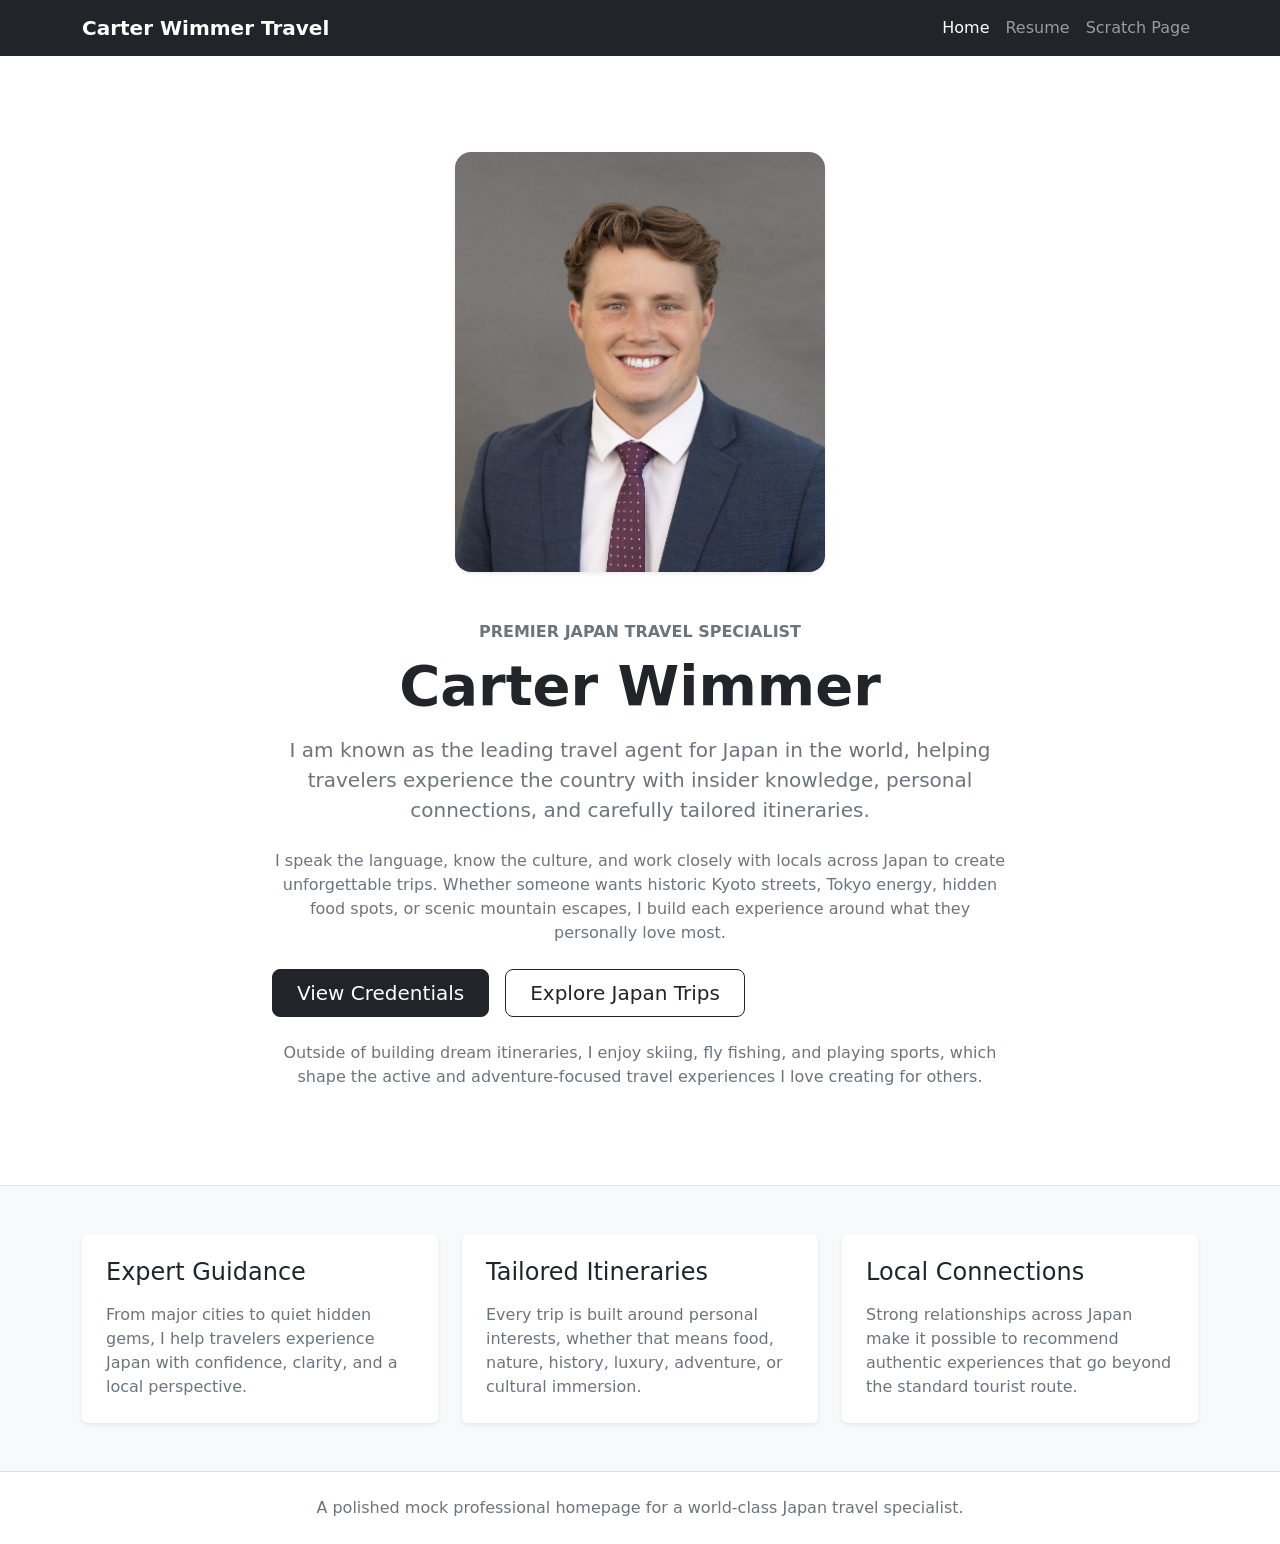
<file: index.html>
<!DOCTYPE html>
<html lang="en">
<head>
  <meta charset="UTF-8">
  <meta name="viewport" content="width=device-width, initial-scale=1.0">
  <title>Carter Wimmer | Japan Travel Specialist</title>
  <link
    href="https://cdn.jsdelivr.net/npm/bootstrap@5.3.3/dist/css/bootstrap.min.css"
    rel="stylesheet"
    integrity="sha384-QWTKZyjpPEjISv5WaRU9OFeRpok6YctnYmDr5pNlyT2bRjXh0JMhjY6hW+ALEwIH"
    crossorigin="anonymous"
  >
</head>
<body class="bg-light text-dark">
  <nav class="navbar navbar-expand-lg navbar-dark bg-dark">
    <div class="container">
      <a class="navbar-brand fw-semibold" href="index.html">Carter Wimmer Travel</a>
      <button
        class="navbar-toggler"
        type="button"
        data-bs-toggle="collapse"
        data-bs-target="#mainNav"
        aria-controls="mainNav"
        aria-expanded="false"
        aria-label="Toggle navigation"
      >
        <span class="navbar-toggler-icon"></span>
      </button>
      <div class="collapse navbar-collapse" id="mainNav">
        <ul class="navbar-nav ms-auto">
          <li class="nav-item">
            <a class="nav-link active" aria-current="page" href="index.html">Home</a>
          </li>
          <li class="nav-item">
            <a class="nav-link" href="resume.html">Resume</a>
          </li>
          <li class="nav-item">
            <a class="nav-link" href="scratch.html">Scratch Page</a>
          </li>
        </ul>
      </div>
    </div>
  </nav>

  <header class="py-5 bg-white border-bottom">
    <div class="container py-5">
      <div class="text-center mb-5">
        <img
          src="images/carter-wimmer-headshot.png"
          alt="Portrait of Carter Wimmer"
          class="img-fluid rounded-4 shadow-sm"
          style="max-height: 420px; object-fit: cover;"
        >
      </div>
      <div class="row justify-content-center">
        <div class="col-lg-8 text-center">
          <p class="text-uppercase text-secondary fw-semibold mb-2">Premier Japan Travel Specialist</p>
          <h1 class="display-4 fw-bold mb-3">Carter Wimmer</h1>
          <p class="lead text-secondary mb-4">
            I am known as the leading travel agent for Japan in the world, helping travelers experience the country
            with insider knowledge, personal connections, and carefully tailored itineraries.
          </p>
          <p class="text-secondary mb-4">
            I speak the language, know the culture, and work closely with locals across Japan to create unforgettable trips.
            Whether someone wants historic Kyoto streets, Tokyo energy, hidden food spots, or scenic mountain escapes,
            I build each experience around what they personally love most.
          </p>
          <div class="d-flex flex-column flex-sm-row gap-3 mb-4">
            <a class="btn btn-dark btn-lg px-4" href="resume.html">View Credentials</a>
            <a class="btn btn-outline-dark btn-lg px-4" href="scratch.html">Explore Japan Trips</a>
          </div>
          <p class="mb-0 text-secondary">
            Outside of building dream itineraries, I enjoy skiing, fly fishing, and playing sports, which shape the active
            and adventure-focused travel experiences I love creating for others.
          </p>
        </div>
      </div>
    </div>
  </header>

  <main class="py-5">
    <div class="container">
      <div class="row g-4 justify-content-center">
        <div class="col-md-6 col-lg-4">
          <div class="card h-100 shadow-sm border-0">
            <div class="card-body p-4">
              <h2 class="h4 mb-3">Expert Guidance</h2>
              <p class="text-secondary mb-0">
                From major cities to quiet hidden gems, I help travelers experience Japan with confidence, clarity, and a local perspective.
              </p>
            </div>
          </div>
        </div>
        <div class="col-md-6 col-lg-4">
          <div class="card h-100 shadow-sm border-0">
            <div class="card-body p-4">
              <h2 class="h4 mb-3">Tailored Itineraries</h2>
              <p class="text-secondary mb-0">
                Every trip is built around personal interests, whether that means food, nature, history, luxury, adventure, or cultural immersion.
              </p>
            </div>
          </div>
        </div>
        <div class="col-md-6 col-lg-4">
          <div class="card h-100 shadow-sm border-0">
            <div class="card-body p-4">
              <h2 class="h4 mb-3">Local Connections</h2>
              <p class="text-secondary mb-0">
                Strong relationships across Japan make it possible to recommend authentic experiences that go beyond the standard tourist route.
              </p>
            </div>
          </div>
        </div>
      </div>
    </div>
  </main>

  <footer class="bg-white border-top py-4">
    <div class="container text-center text-secondary">
      <p class="mb-0">A polished mock professional homepage for a world-class Japan travel specialist.</p>
    </div>
  </footer>

  <script
    src="https://cdn.jsdelivr.net/npm/bootstrap@5.3.3/dist/js/bootstrap.bundle.min.js"
    integrity="sha384-YvpcrYf0tY3lHB60NNkmXc5s9fDVZLESaAA55NDzOxhy9GkcIdslK1eN7N6jIeHz"
    crossorigin="anonymous"
  ></script>
</body>
</html>
</file>
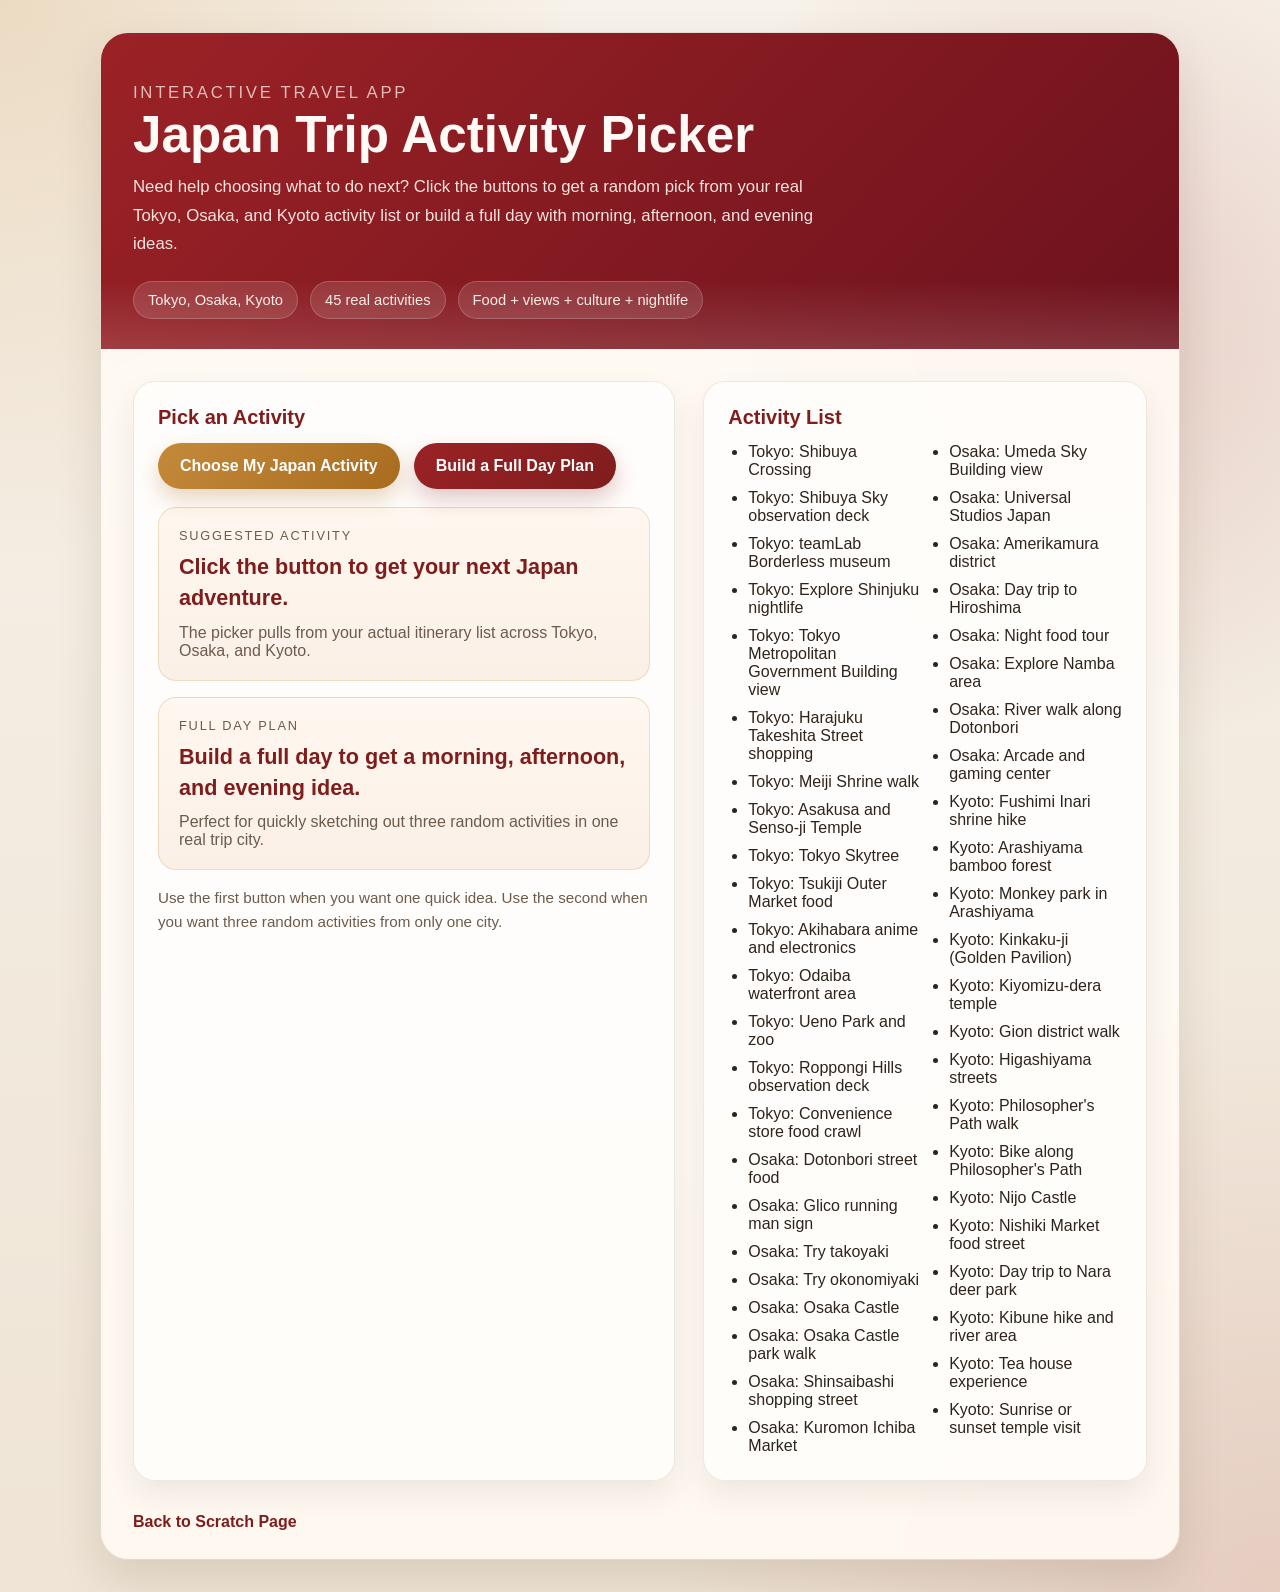
<file: app.html>
<!DOCTYPE html>
<html lang="en">
<head>
  <meta charset="UTF-8">
  <meta name="viewport" content="width=device-width, initial-scale=1.0">
  <title>Japan Trip Activity Picker</title>
  <style>
    :root {
      --bg: #f5efe6;
      --panel: rgba(255, 250, 244, 0.92);
      --ink: #2e241c;
      --muted: #6d5b4c;
      --accent: #9b2226;
      --accent-dark: #7f1d1d;
      --gold: #c48a3a;
      --gold-light: #e2b56d;
      --border: rgba(112, 84, 54, 0.18);
      --shadow: 0 20px 45px rgba(55, 35, 20, 0.12);
      --shadow-soft: 0 14px 30px rgba(55, 35, 20, 0.08);
    }

    * {
      box-sizing: border-box;
    }

    body {
      margin: 0;
      min-height: 100vh;
      font-family: "Segoe UI", Tahoma, Geneva, Verdana, sans-serif;
      color: var(--ink);
      background:
        radial-gradient(circle at top left, rgba(196, 138, 58, 0.22), transparent 28%),
        radial-gradient(circle at 85% 20%, rgba(155, 34, 38, 0.16), transparent 26%),
        radial-gradient(circle at bottom right, rgba(155, 34, 38, 0.12), transparent 30%),
        linear-gradient(180deg, #f7f2ea 0%, #efe4d5 100%);
      display: flex;
      align-items: center;
      justify-content: center;
      padding: 32px 18px;
    }

    .app-shell {
      width: 100%;
      max-width: 1080px;
      background: var(--panel);
      border: 1px solid var(--border);
      border-radius: 28px;
      box-shadow: var(--shadow);
      overflow: hidden;
      backdrop-filter: blur(6px);
    }

    .hero {
      position: relative;
      padding: 46px 32px 30px;
      background:
        linear-gradient(135deg, rgba(155, 34, 38, 0.95), rgba(107, 17, 29, 0.92)),
        linear-gradient(135deg, #9b2226, #7f1d1d);
      color: #fffaf6;
    }

    .hero::after {
      content: "";
      position: absolute;
      inset: auto 0 0 0;
      height: 70px;
      background: linear-gradient(to top, rgba(255, 250, 244, 0.14), transparent);
      pointer-events: none;
    }

    .eyebrow {
      margin: 0 0 10px;
      text-transform: uppercase;
      letter-spacing: 0.16em;
      font-size: 0.78rem;
      opacity: 0.8;
    }

    h1 {
      margin: 0 0 12px;
      font-size: clamp(2rem, 5vw, 3.2rem);
      line-height: 1.05;
    }

    .hero p {
      margin: 0;
      max-width: 700px;
      font-size: 1.05rem;
      line-height: 1.7;
      color: rgba(255, 248, 242, 0.9);
    }

    .hero-stats {
      display: flex;
      flex-wrap: wrap;
      gap: 12px;
      margin-top: 22px;
    }

    .stat-chip {
      padding: 10px 14px;
      border-radius: 999px;
      background: rgba(255, 248, 242, 0.12);
      border: 1px solid rgba(255, 248, 242, 0.2);
      color: rgba(255, 248, 242, 0.95);
      font-size: 0.92rem;
      backdrop-filter: blur(3px);
    }

    .content {
      display: grid;
      grid-template-columns: 1.1fr 0.9fr;
      gap: 28px;
      padding: 32px;
    }

    .panel {
      background: rgba(255, 255, 255, 0.68);
      border: 1px solid rgba(112, 84, 54, 0.12);
      border-radius: 22px;
      padding: 24px;
      box-shadow: var(--shadow-soft);
    }

    .panel h2 {
      margin-top: 0;
      margin-bottom: 14px;
      font-size: 1.25rem;
      color: var(--accent-dark);
    }

    .button-row {
      display: flex;
      flex-wrap: wrap;
      gap: 14px;
      align-items: center;
      margin-bottom: 18px;
    }

    button {
      border: 0;
      border-radius: 999px;
      background: linear-gradient(135deg, var(--gold), #a96c1f);
      color: white;
      padding: 14px 22px;
      font-size: 1rem;
      font-weight: 700;
      cursor: pointer;
      transition: transform 0.18s ease, box-shadow 0.18s ease, filter 0.18s ease;
      box-shadow: 0 10px 22px rgba(169, 108, 31, 0.28);
    }

    button:hover {
      transform: translateY(-2px);
      filter: brightness(1.03);
      box-shadow: 0 14px 28px rgba(169, 108, 31, 0.34);
    }

    button:active {
      transform: translateY(0);
    }

    .secondary-button {
      background: linear-gradient(135deg, var(--accent), var(--accent-dark));
      box-shadow: 0 10px 22px rgba(127, 29, 29, 0.24);
    }

    .secondary-button:hover {
      box-shadow: 0 14px 28px rgba(127, 29, 29, 0.3);
    }

    .result {
      min-height: 110px;
      border-radius: 18px;
      background: linear-gradient(180deg, rgba(255, 247, 239, 0.95), rgba(250, 239, 229, 0.95));
      border: 1px solid rgba(196, 138, 58, 0.24);
      padding: 20px;
    }

    .result + .result {
      margin-top: 16px;
    }

    .result-label {
      margin: 0 0 8px;
      font-size: 0.8rem;
      text-transform: uppercase;
      letter-spacing: 0.14em;
      color: var(--muted);
    }

    .result-text {
      margin: 0;
      font-size: 1.35rem;
      line-height: 1.45;
      color: var(--accent-dark);
      font-weight: 700;
    }

    .result-subtext {
      margin: 10px 0 0;
      color: var(--muted);
    }

    .day-plan-grid {
      display: grid;
      gap: 12px;
      margin-top: 10px;
    }

    .day-slot {
      padding: 14px 16px;
      border-radius: 14px;
      background: rgba(255, 255, 255, 0.72);
      border: 1px solid rgba(196, 138, 58, 0.2);
    }

    .day-slot-label {
      margin: 0 0 4px;
      font-size: 0.78rem;
      text-transform: uppercase;
      letter-spacing: 0.14em;
      color: var(--muted);
    }

    .day-slot-text {
      margin: 0;
      color: var(--accent-dark);
      font-weight: 700;
      line-height: 1.45;
    }

    ul {
      margin: 0;
      padding-left: 20px;
      columns: 2;
      column-gap: 28px;
    }

    li {
      margin-bottom: 10px;
      break-inside: avoid;
      color: var(--ink);
    }

    .footer-link {
      padding: 0 32px 28px;
    }

    .footer-link a {
      color: var(--accent-dark);
      font-weight: 700;
      text-decoration: none;
    }

    .footer-link a:hover {
      text-decoration: underline;
    }

    .note {
      margin-top: 16px;
      color: var(--muted);
      font-size: 0.95rem;
      line-height: 1.6;
    }

    @media (max-width: 760px) {
      .content {
        grid-template-columns: 1fr;
        padding: 22px;
      }

      .hero {
        padding: 32px 22px 24px;
      }

      ul {
        columns: 1;
      }

      .button-row {
        flex-direction: column;
        align-items: stretch;
      }

      button {
        width: 100%;
      }

      .footer-link {
        padding: 0 22px 24px;
      }
    }
  </style>
</head>
<body>
  <main class="app-shell">
    <section class="hero">
      <p class="eyebrow">Interactive Travel App</p>
      <h1>Japan Trip Activity Picker</h1>
      <p>
        Need help choosing what to do next? Click the buttons to get a random pick from your real Tokyo, Osaka,
        and Kyoto activity list or build a full day with morning, afternoon, and evening ideas.
      </p>
      <div class="hero-stats">
        <span class="stat-chip">Tokyo, Osaka, Kyoto</span>
        <span class="stat-chip">45 real activities</span>
        <span class="stat-chip">Food + views + culture + nightlife</span>
      </div>
    </section>

    <section class="content">
      <div class="panel">
        <h2>Pick an Activity</h2>
        <div class="button-row">
          <button id="pickButton" type="button">Choose My Japan Activity</button>
          <button id="dayPlanButton" class="secondary-button" type="button">Build a Full Day Plan</button>
        </div>

        <div class="result" id="resultArea" aria-live="polite">
          <p class="result-label">Suggested Activity</p>
          <p class="result-text">Click the button to get your next Japan adventure.</p>
          <p class="result-subtext">The picker pulls from your actual itinerary list across Tokyo, Osaka, and Kyoto.</p>
        </div>

        <div class="result" id="dayPlanArea" aria-live="polite">
          <p class="result-label">Full Day Plan</p>
          <p class="result-text">Build a full day to get a morning, afternoon, and evening idea.</p>
          <p class="result-subtext">Perfect for quickly sketching out three random activities in one real trip city.</p>
        </div>

        <p class="note">
          Use the first button when you want one quick idea. Use the second when you want three random activities from only one city.
        </p>
      </div>

      <div class="panel">
        <h2>Activity List</h2>
        <ul id="activityList">
          <li>Tokyo: Shibuya Crossing</li>
          <li>Tokyo: Shibuya Sky observation deck</li>
          <li>Tokyo: teamLab Borderless museum</li>
          <li>Tokyo: Explore Shinjuku nightlife</li>
          <li>Tokyo: Tokyo Metropolitan Government Building view</li>
          <li>Tokyo: Harajuku Takeshita Street shopping</li>
          <li>Tokyo: Meiji Shrine walk</li>
          <li>Tokyo: Asakusa and Senso-ji Temple</li>
          <li>Tokyo: Tokyo Skytree</li>
          <li>Tokyo: Tsukiji Outer Market food</li>
          <li>Tokyo: Akihabara anime and electronics</li>
          <li>Tokyo: Odaiba waterfront area</li>
          <li>Tokyo: Ueno Park and zoo</li>
          <li>Tokyo: Roppongi Hills observation deck</li>
          <li>Tokyo: Convenience store food crawl</li>
          <li>Osaka: Dotonbori street food</li>
          <li>Osaka: Glico running man sign</li>
          <li>Osaka: Try takoyaki</li>
          <li>Osaka: Try okonomiyaki</li>
          <li>Osaka: Osaka Castle</li>
          <li>Osaka: Osaka Castle park walk</li>
          <li>Osaka: Shinsaibashi shopping street</li>
          <li>Osaka: Kuromon Ichiba Market</li>
          <li>Osaka: Umeda Sky Building view</li>
          <li>Osaka: Universal Studios Japan</li>
          <li>Osaka: Amerikamura district</li>
          <li>Osaka: Day trip to Hiroshima</li>
          <li>Osaka: Night food tour</li>
          <li>Osaka: Explore Namba area</li>
          <li>Osaka: River walk along Dotonbori</li>
          <li>Osaka: Arcade and gaming center</li>
          <li>Kyoto: Fushimi Inari shrine hike</li>
          <li>Kyoto: Arashiyama bamboo forest</li>
          <li>Kyoto: Monkey park in Arashiyama</li>
          <li>Kyoto: Kinkaku-ji (Golden Pavilion)</li>
          <li>Kyoto: Kiyomizu-dera temple</li>
          <li>Kyoto: Gion district walk</li>
          <li>Kyoto: Higashiyama streets</li>
          <li>Kyoto: Philosopher's Path walk</li>
          <li>Kyoto: Bike along Philosopher's Path</li>
          <li>Kyoto: Nijo Castle</li>
          <li>Kyoto: Nishiki Market food street</li>
          <li>Kyoto: Day trip to Nara deer park</li>
          <li>Kyoto: Kibune hike and river area</li>
          <li>Kyoto: Tea house experience</li>
          <li>Kyoto: Sunrise or sunset temple visit</li>
        </ul>
      </div>
    </section>

    <div class="footer-link">
      <a href="scratch.html">Back to Scratch Page</a>
    </div>
  </main>

  <script>
    const activities = [
      "Tokyo: Shibuya Crossing",
      "Tokyo: Shibuya Sky observation deck",
      "Tokyo: teamLab Borderless museum",
      "Tokyo: Explore Shinjuku nightlife",
      "Tokyo: Tokyo Metropolitan Government Building view",
      "Tokyo: Harajuku Takeshita Street shopping",
      "Tokyo: Meiji Shrine walk",
      "Tokyo: Asakusa and Senso-ji Temple",
      "Tokyo: Tokyo Skytree",
      "Tokyo: Tsukiji Outer Market food",
      "Tokyo: Akihabara anime and electronics",
      "Tokyo: Odaiba waterfront area",
      "Tokyo: Ueno Park and zoo",
      "Tokyo: Roppongi Hills observation deck",
      "Tokyo: Convenience store food crawl",
      "Osaka: Dotonbori street food",
      "Osaka: Glico running man sign",
      "Osaka: Try takoyaki",
      "Osaka: Try okonomiyaki",
      "Osaka: Osaka Castle",
      "Osaka: Osaka Castle park walk",
      "Osaka: Shinsaibashi shopping street",
      "Osaka: Kuromon Ichiba Market",
      "Osaka: Umeda Sky Building view",
      "Osaka: Universal Studios Japan",
      "Osaka: Amerikamura district",
      "Osaka: Day trip to Hiroshima",
      "Osaka: Night food tour",
      "Osaka: Explore Namba area",
      "Osaka: River walk along Dotonbori",
      "Osaka: Arcade and gaming center",
      "Kyoto: Fushimi Inari shrine hike",
      "Kyoto: Arashiyama bamboo forest",
      "Kyoto: Monkey park in Arashiyama",
      "Kyoto: Kinkaku-ji (Golden Pavilion)",
      "Kyoto: Kiyomizu-dera temple",
      "Kyoto: Gion district walk",
      "Kyoto: Higashiyama streets",
      "Kyoto: Philosopher's Path walk",
      "Kyoto: Bike along Philosopher's Path",
      "Kyoto: Nijo Castle",
      "Kyoto: Nishiki Market food street",
      "Kyoto: Day trip to Nara deer park",
      "Kyoto: Kibune hike and river area",
      "Kyoto: Tea house experience",
      "Kyoto: Sunrise or sunset temple visit"
    ];

    const pickButton = document.getElementById("pickButton");
    const dayPlanButton = document.getElementById("dayPlanButton");
    const resultArea = document.getElementById("resultArea");
    const dayPlanArea = document.getElementById("dayPlanArea");

    function pickRandomItem(list) {
      const randomIndex = Math.floor(Math.random() * list.length);
      return list[randomIndex];
    }

    function shuffleList(list) {
      const copy = [...list];

      for (let index = copy.length - 1; index > 0; index -= 1) {
        const randomIndex = Math.floor(Math.random() * (index + 1));
        const currentValue = copy[index];
        copy[index] = copy[randomIndex];
        copy[randomIndex] = currentValue;
      }

      return copy;
    }

    pickButton.addEventListener("click", () => {
      const selectedActivity = pickRandomItem(activities);

      resultArea.innerHTML = `
        <p class="result-label">Suggested Activity</p>
        <p class="result-text">${selectedActivity}</p>
        <p class="result-subtext">A random pick from the exact activities on your trip list.</p>
      `;
    });

    dayPlanButton.addEventListener("click", () => {
      const cities = ["Tokyo", "Osaka", "Kyoto"];
      const city = pickRandomItem(cities);
      const cityActivities = activities.filter((activity) => activity.startsWith(`${city}: `));
      const shuffledCityActivities = shuffleList(cityActivities);
      const [morning, afternoon, evening] = shuffledCityActivities.slice(0, 3);

      dayPlanArea.innerHTML = `
        <p class="result-label">Full Day Plan</p>
        <p class="result-text">${city} Day Plan</p>
        <div class="day-plan-grid">
          <div class="day-slot">
            <p class="day-slot-label">Morning</p>
            <p class="day-slot-text">${morning}</p>
          </div>
          <div class="day-slot">
            <p class="day-slot-label">Afternoon</p>
            <p class="day-slot-text">${afternoon}</p>
          </div>
          <div class="day-slot">
            <p class="day-slot-label">Evening</p>
            <p class="day-slot-text">${evening}</p>
          </div>
        </div>
        <p class="result-subtext">Three random activities from ${city} only, so every generated day stays in one city.</p>
      `;
    });
  </script>
</body>
</html>
</file>
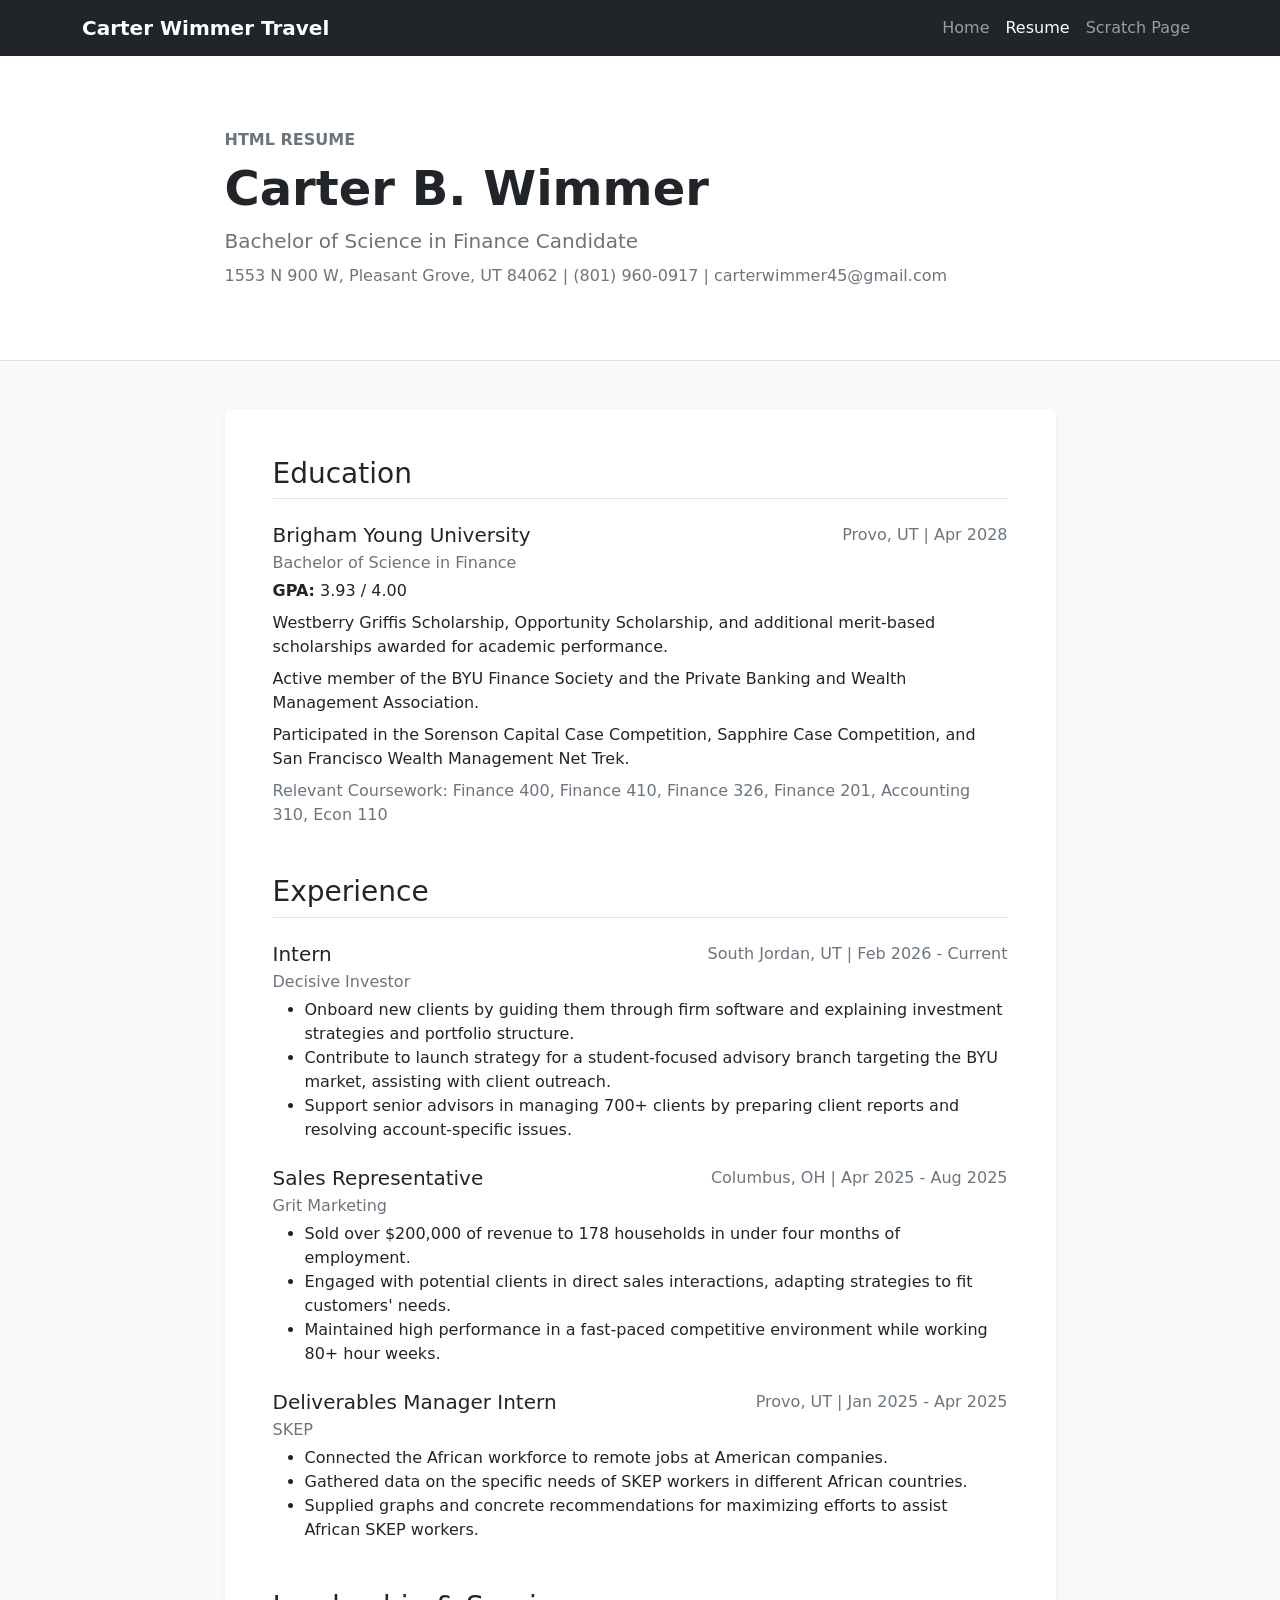
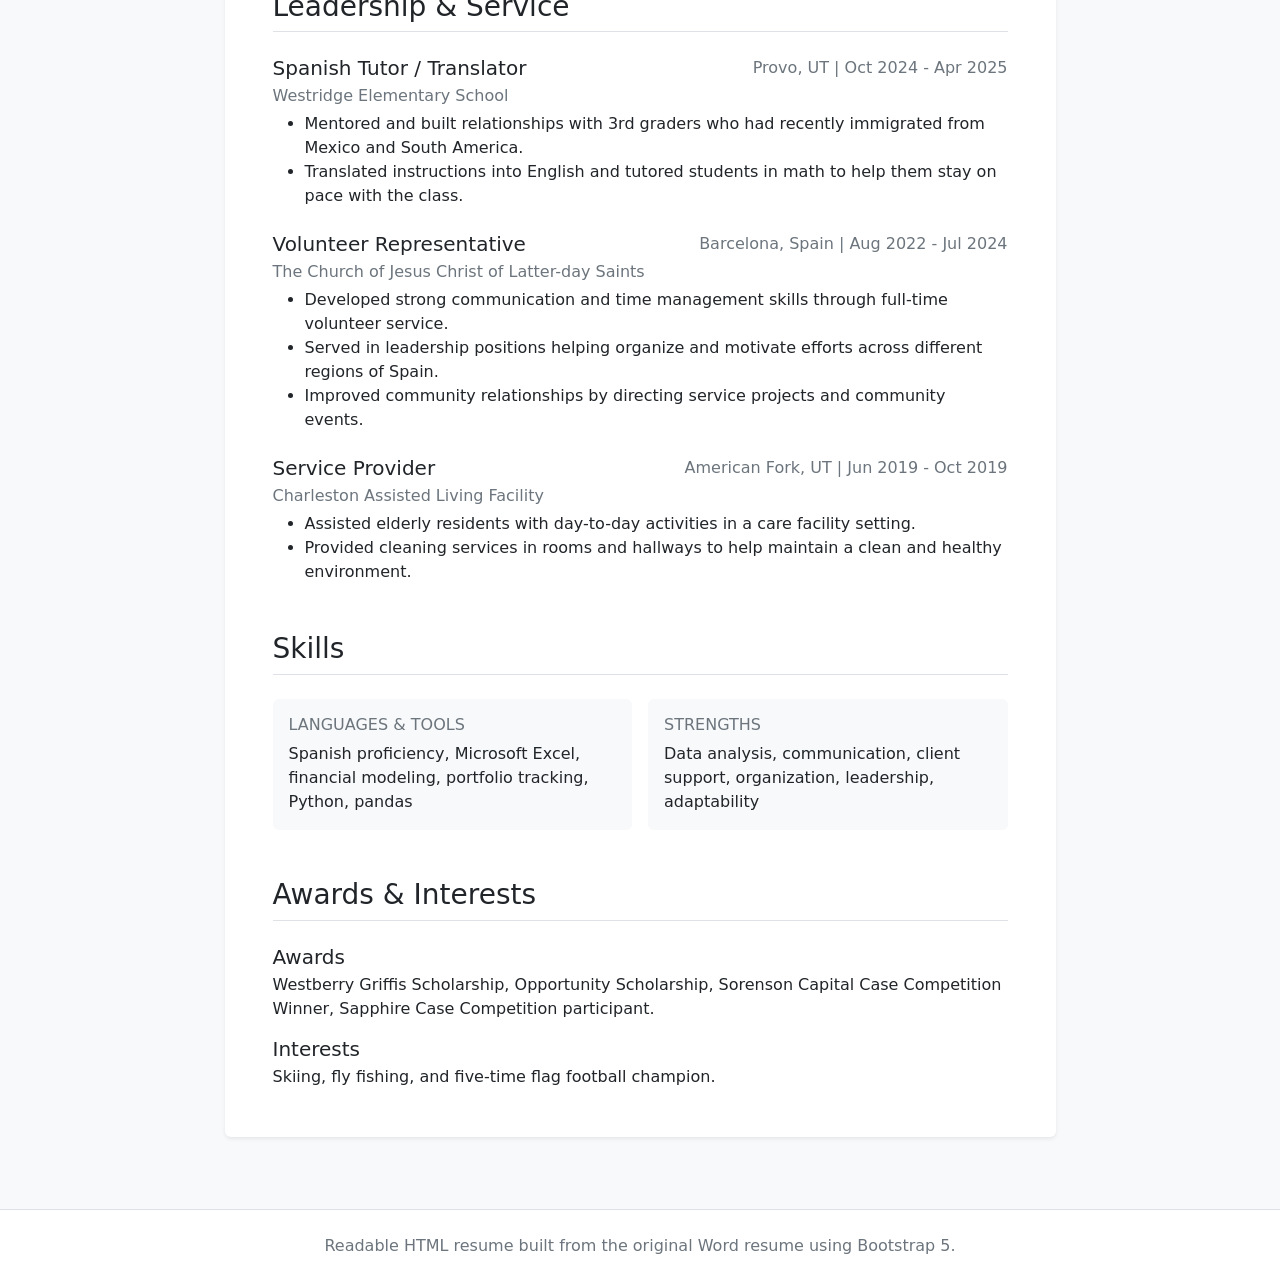
<file: resume.html>
<!DOCTYPE html>
<html lang="en">
<head>
  <meta charset="UTF-8">
  <meta name="viewport" content="width=device-width, initial-scale=1.0">
  <title>Carter Wimmer Resume</title>
  <link
    href="https://cdn.jsdelivr.net/npm/bootstrap@5.3.3/dist/css/bootstrap.min.css"
    rel="stylesheet"
    integrity="sha384-QWTKZyjpPEjISv5WaRU9OFeRpok6YctnYmDr5pNlyT2bRjXh0JMhjY6hW+ALEwIH"
    crossorigin="anonymous"
  >
</head>
<body class="bg-light text-dark">
  <nav class="navbar navbar-expand-lg navbar-dark bg-dark">
    <div class="container">
      <a class="navbar-brand fw-semibold" href="index.html">Carter Wimmer Travel</a>
      <button
        class="navbar-toggler"
        type="button"
        data-bs-toggle="collapse"
        data-bs-target="#resumeNav"
        aria-controls="resumeNav"
        aria-expanded="false"
        aria-label="Toggle navigation"
      >
        <span class="navbar-toggler-icon"></span>
      </button>
      <div class="collapse navbar-collapse" id="resumeNav">
        <ul class="navbar-nav ms-auto">
          <li class="nav-item">
            <a class="nav-link" href="index.html">Home</a>
          </li>
          <li class="nav-item">
            <a class="nav-link active" aria-current="page" href="resume.html">Resume</a>
          </li>
          <li class="nav-item">
            <a class="nav-link" href="scratch.html">Scratch Page</a>
          </li>
        </ul>
      </div>
    </div>
  </nav>

  <header class="bg-white border-bottom py-5">
    <div class="container py-4">
      <div class="row justify-content-center">
        <div class="col-lg-9">
          <p class="text-uppercase text-secondary fw-semibold mb-2">HTML Resume</p>
          <h1 class="display-5 fw-bold mb-2">Carter B. Wimmer</h1>
          <p class="lead text-secondary mb-2">Bachelor of Science in Finance Candidate</p>
          <p class="mb-0 text-secondary">1553 N 900 W, Pleasant Grove, UT 84062 | (801) 960-0917 | carterwimmer45@gmail.com</p>
        </div>
      </div>
    </div>
  </header>

  <main class="py-5">
    <div class="container">
      <div class="row justify-content-center">
        <div class="col-lg-9">
          <div class="card border-0 shadow-sm mb-4">
            <div class="card-body p-4 p-md-5">
              <section class="mb-5">
                <h2 class="h3 border-bottom pb-2 mb-4">Education</h2>
                <div class="mb-4">
                  <div class="d-flex flex-column flex-md-row justify-content-between gap-2">
                    <div>
                      <h3 class="h5 mb-1">Brigham Young University</h3>
                      <p class="text-secondary mb-1">Bachelor of Science in Finance</p>
                    </div>
                    <p class="text-secondary mb-0">Provo, UT | Apr 2028</p>
                  </div>
                  <p class="mb-2"><strong>GPA:</strong> 3.93 / 4.00</p>
                  <p class="mb-2">
                    Westberry Griffis Scholarship, Opportunity Scholarship, and additional merit-based scholarships awarded for academic performance.
                  </p>
                  <p class="mb-2">
                    Active member of the BYU Finance Society and the Private Banking and Wealth Management Association.
                  </p>
                  <p class="mb-2">
                    Participated in the Sorenson Capital Case Competition, Sapphire Case Competition, and San Francisco Wealth Management Net Trek.
                  </p>
                  <p class="mb-0 text-secondary">
                    Relevant Coursework: Finance 400, Finance 410, Finance 326, Finance 201, Accounting 310, Econ 110
                  </p>
                </div>
              </section>

              <section class="mb-5">
                <h2 class="h3 border-bottom pb-2 mb-4">Experience</h2>
                <div class="mb-4">
                  <div class="d-flex flex-column flex-md-row justify-content-between gap-2">
                    <div>
                      <h3 class="h5 mb-1">Intern</h3>
                      <p class="text-secondary mb-1">Decisive Investor</p>
                    </div>
                    <p class="text-secondary mb-0">South Jordan, UT | Feb 2026 - Current</p>
                  </div>
                  <ul class="mb-0">
                    <li>Onboard new clients by guiding them through firm software and explaining investment strategies and portfolio structure.</li>
                    <li>Contribute to launch strategy for a student-focused advisory branch targeting the BYU market, assisting with client outreach.</li>
                    <li>Support senior advisors in managing 700+ clients by preparing client reports and resolving account-specific issues.</li>
                  </ul>
                </div>
                <div class="mb-4">
                  <div class="d-flex flex-column flex-md-row justify-content-between gap-2">
                    <div>
                      <h3 class="h5 mb-1">Sales Representative</h3>
                      <p class="text-secondary mb-1">Grit Marketing</p>
                    </div>
                    <p class="text-secondary mb-0">Columbus, OH | Apr 2025 - Aug 2025</p>
                  </div>
                  <ul class="mb-0">
                    <li>Sold over $200,000 of revenue to 178 households in under four months of employment.</li>
                    <li>Engaged with potential clients in direct sales interactions, adapting strategies to fit customers' needs.</li>
                    <li>Maintained high performance in a fast-paced competitive environment while working 80+ hour weeks.</li>
                  </ul>
                </div>
                <div>
                  <div class="d-flex flex-column flex-md-row justify-content-between gap-2">
                    <div>
                      <h3 class="h5 mb-1">Deliverables Manager Intern</h3>
                      <p class="text-secondary mb-1">SKEP</p>
                    </div>
                    <p class="text-secondary mb-0">Provo, UT | Jan 2025 - Apr 2025</p>
                  </div>
                  <ul class="mb-0">
                    <li>Connected the African workforce to remote jobs at American companies.</li>
                    <li>Gathered data on the specific needs of SKEP workers in different African countries.</li>
                    <li>Supplied graphs and concrete recommendations for maximizing efforts to assist African SKEP workers.</li>
                  </ul>
                </div>
              </section>

              <section class="mb-5">
                <h2 class="h3 border-bottom pb-2 mb-4">Leadership &amp; Service</h2>
                <div class="mb-4">
                  <div class="d-flex flex-column flex-md-row justify-content-between gap-2">
                    <div>
                      <h3 class="h5 mb-1">Spanish Tutor / Translator</h3>
                      <p class="text-secondary mb-1">Westridge Elementary School</p>
                    </div>
                    <p class="text-secondary mb-0">Provo, UT | Oct 2024 - Apr 2025</p>
                  </div>
                  <ul class="mb-0">
                    <li>Mentored and built relationships with 3rd graders who had recently immigrated from Mexico and South America.</li>
                    <li>Translated instructions into English and tutored students in math to help them stay on pace with the class.</li>
                  </ul>
                </div>
                <div class="mb-4">
                  <div class="d-flex flex-column flex-md-row justify-content-between gap-2">
                    <div>
                      <h3 class="h5 mb-1">Volunteer Representative</h3>
                      <p class="text-secondary mb-1">The Church of Jesus Christ of Latter-day Saints</p>
                    </div>
                    <p class="text-secondary mb-0">Barcelona, Spain | Aug 2022 - Jul 2024</p>
                  </div>
                  <ul class="mb-0">
                    <li>Developed strong communication and time management skills through full-time volunteer service.</li>
                    <li>Served in leadership positions helping organize and motivate efforts across different regions of Spain.</li>
                    <li>Improved community relationships by directing service projects and community events.</li>
                  </ul>
                </div>
                <div>
                  <div class="d-flex flex-column flex-md-row justify-content-between gap-2">
                    <div>
                      <h3 class="h5 mb-1">Service Provider</h3>
                      <p class="text-secondary mb-1">Charleston Assisted Living Facility</p>
                    </div>
                    <p class="text-secondary mb-0">American Fork, UT | Jun 2019 - Oct 2019</p>
                  </div>
                  <ul class="mb-0">
                    <li>Assisted elderly residents with day-to-day activities in a care facility setting.</li>
                    <li>Provided cleaning services in rooms and hallways to help maintain a clean and healthy environment.</li>
                  </ul>
                </div>
              </section>

              <section class="mb-5">
                <h2 class="h3 border-bottom pb-2 mb-4">Skills</h2>
                <div class="row g-3">
                  <div class="col-md-6">
                    <div class="bg-light rounded p-3 h-100">
                      <h3 class="h6 text-uppercase text-secondary mb-2">Languages &amp; Tools</h3>
                      <p class="mb-0">Spanish proficiency, Microsoft Excel, financial modeling, portfolio tracking, Python, pandas</p>
                    </div>
                  </div>
                  <div class="col-md-6">
                    <div class="bg-light rounded p-3 h-100">
                      <h3 class="h6 text-uppercase text-secondary mb-2">Strengths</h3>
                      <p class="mb-0">Data analysis, communication, client support, organization, leadership, adaptability</p>
                    </div>
                  </div>
                </div>
              </section>

              <section>
                <h2 class="h3 border-bottom pb-2 mb-4">Awards &amp; Interests</h2>
                <div class="mb-3">
                  <h3 class="h5 mb-1">Awards</h3>
                  <p class="mb-0">Westberry Griffis Scholarship, Opportunity Scholarship, Sorenson Capital Case Competition Winner, Sapphire Case Competition participant.</p>
                </div>
                <div>
                  <h3 class="h5 mb-1">Interests</h3>
                  <p class="mb-0">Skiing, fly fishing, and five-time flag football champion.</p>
                </div>
              </section>
            </div>
          </div>
        </div>
      </div>
    </div>
  </main>

  <footer class="bg-white border-top py-4">
    <div class="container text-center text-secondary">
      <p class="mb-0">Readable HTML resume built from the original Word resume using Bootstrap 5.</p>
    </div>
  </footer>

  <script
    src="https://cdn.jsdelivr.net/npm/bootstrap@5.3.3/dist/js/bootstrap.bundle.min.js"
    integrity="sha384-YvpcrYf0tY3lHB60NNkmXc5s9fDVZLESaAA55NDzOxhy9GkcIdslK1eN7N6jIeHz"
    crossorigin="anonymous"
  ></script>
</body>
</html>
</file>
